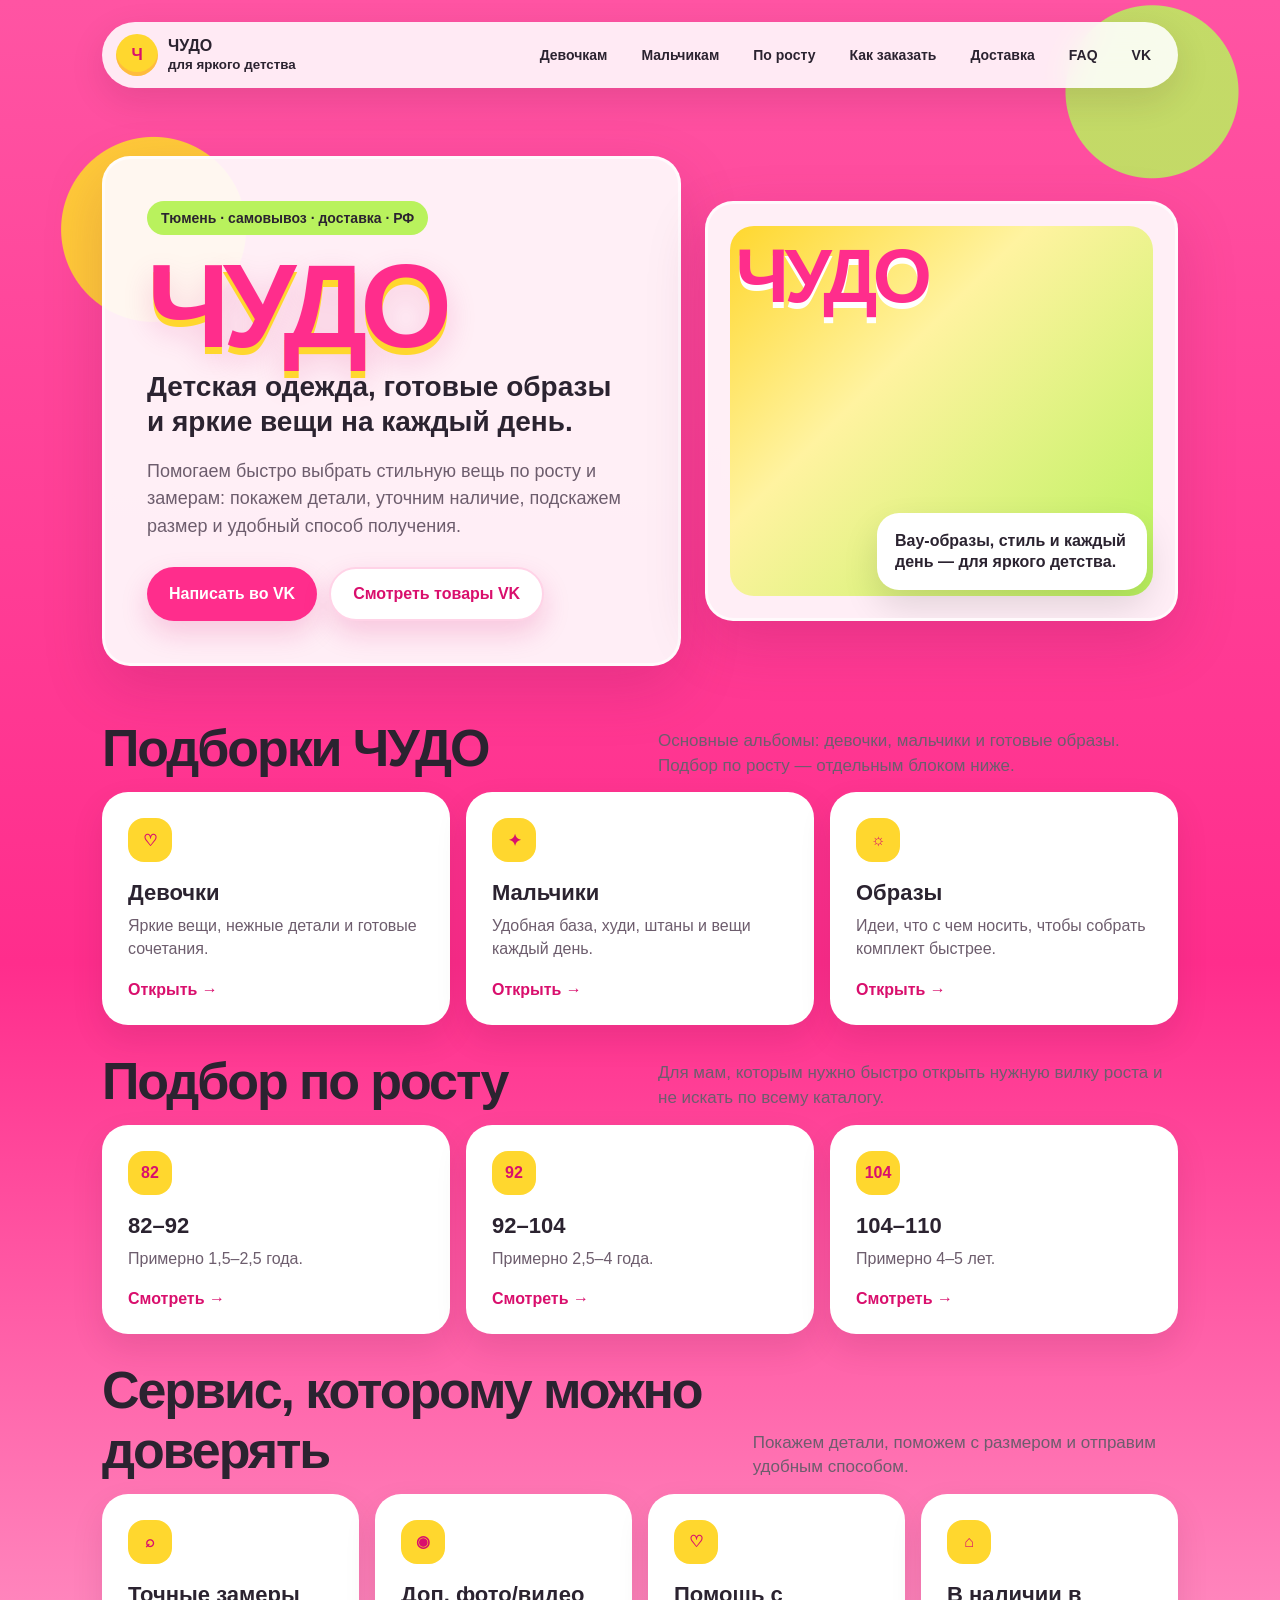
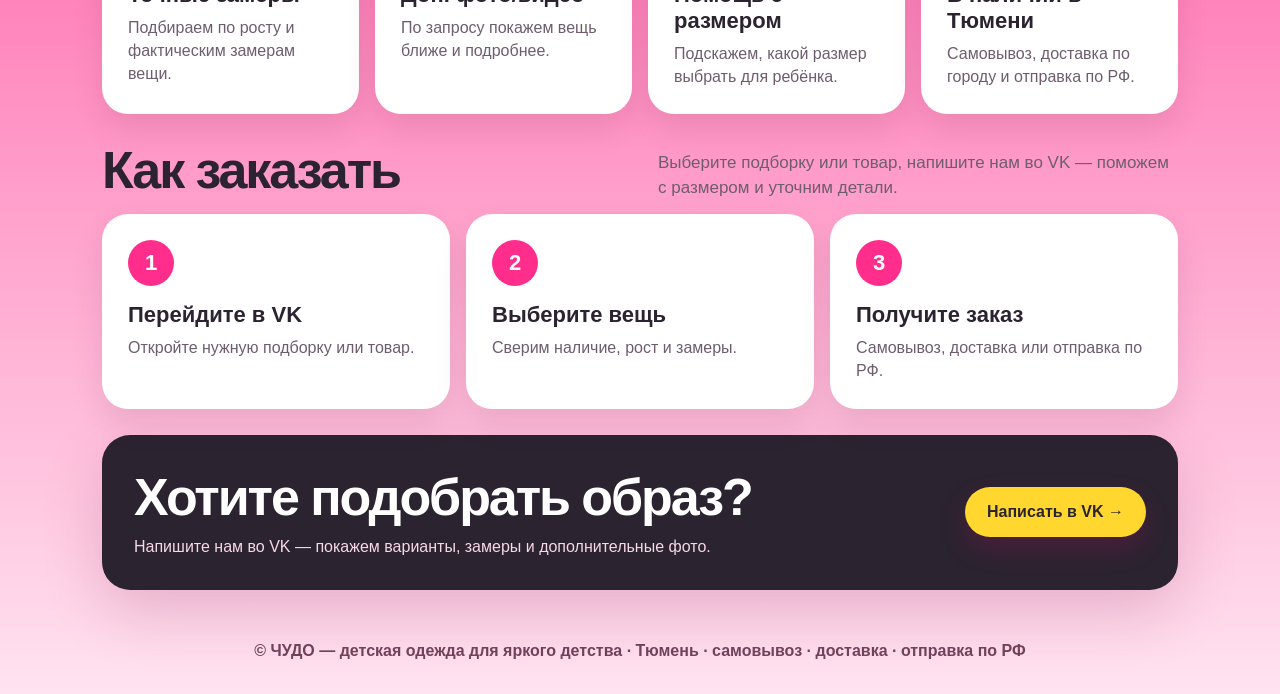
<file: index.html>
<!doctype html>
<html lang="ru">
<head>
  <meta charset="utf-8">
  <meta name="viewport" content="width=device-width, initial-scale=1">
  <title>ЧУДО | детская одежда для яркого детства</title>
  <meta name="description" content="ЧУДО — детская одежда и готовые образы для яркого детства. Тюмень, самовывоз, доставка и отправка по РФ.">
  <style>
    :root{
      --pink:#ff2d8c;
      --pink-dark:#d90f6d;
      --yellow:#ffd72e;
      --lime:#b9f25d;
      --ink:#2b2330;
      --muted:#6d5d6d;
      --card:#fffafc;
      --white:#ffffff;
      --shadow:0 22px 60px rgba(119,18,71,.18);
      --radius:28px;
    }
    *{box-sizing:border-box}
    html{scroll-behavior:smooth}
    body{
      margin:0;
      font-family:Arial, Helvetica, sans-serif;
      color:var(--ink);
      background:
        radial-gradient(circle at 12% 10%, rgba(255,215,46,.9) 0 92px, transparent 93px),
        radial-gradient(circle at 90% 4%, rgba(185,242,93,.85) 0 86px, transparent 87px),
        linear-gradient(180deg,#ff54a3 0%, #ff2d8c 42%, #ffe3f0 100%);
    }
    a{color:inherit}
    .wrap{max-width:1120px;margin:0 auto;padding:22px}
    .nav{
      display:flex;align-items:center;justify-content:space-between;gap:14px;
      position:sticky;top:0;z-index:10;margin:0 auto 18px;padding:12px 14px;
      background:rgba(255,255,255,.88);backdrop-filter:blur(14px);border-radius:999px;box-shadow:0 12px 35px rgba(55,17,36,.12)
    }
    .brand{display:flex;align-items:center;gap:10px;font-weight:900;text-decoration:none;white-space:nowrap}
    .brand-mark{display:grid;place-items:center;width:42px;height:42px;border-radius:50%;background:var(--yellow);color:var(--pink-dark);font-weight:900;box-shadow:inset 0 -4px rgba(255,45,140,.16)}
    .nav-links{display:flex;gap:8px;flex-wrap:wrap;justify-content:flex-end}
    .nav-links a{padding:10px 13px;border-radius:999px;text-decoration:none;font-size:14px;font-weight:800;color:var(--ink)}
    .nav-links a:hover{background:#ffe3f0}
    .hero{display:grid;grid-template-columns:1.1fr .9fr;gap:24px;align-items:center;padding:42px 0 26px}
    .panel{background:rgba(255,250,252,.94);border:3px solid rgba(255,255,255,.72);border-radius:var(--radius);box-shadow:var(--shadow)}
    .hero-copy{padding:42px}
    .kicker{display:inline-flex;align-items:center;gap:8px;padding:9px 14px;border-radius:999px;background:var(--lime);font-weight:900;font-size:14px}
    h1{margin:22px 0 14px;font-size:clamp(58px,11vw,118px);line-height:.84;letter-spacing:-.06em;color:var(--pink);text-shadow:0 7px 0 var(--yellow), 0 12px 30px rgba(217,15,109,.2)}
    .lead{font-size:clamp(19px,2.5vw,28px);line-height:1.24;margin:0 0 18px;font-weight:900}
    .sub{font-size:18px;line-height:1.55;color:var(--muted);margin:0 0 26px;max-width:620px}
    .actions{display:flex;gap:12px;flex-wrap:wrap}
    .btn{display:inline-flex;align-items:center;justify-content:center;gap:8px;padding:16px 22px;border-radius:999px;text-decoration:none;font-weight:900;border:0;box-shadow:0 12px 28px rgba(217,15,109,.18)}
    .btn.primary{background:var(--pink);color:white}.btn.secondary{background:white;color:var(--pink-dark);border:2px solid #ffd3e7}
    .hero-card{padding:28px;min-height:420px;display:flex;flex-direction:column;justify-content:space-between;overflow:hidden;position:relative}
    .hero-card:before{content:"";position:absolute;inset:22px;border-radius:24px;background:linear-gradient(135deg,var(--yellow),#fff3a0 38%,var(--lime));z-index:0}
    .hero-logo,.hero-note{position:relative;z-index:1}.hero-logo{font-size:76px;font-weight:900;color:var(--pink);text-shadow:0 6px 0 white;letter-spacing:-.06em}.hero-note{align-self:flex-end;max-width:270px;background:white;padding:18px;border-radius:22px;font-weight:900;line-height:1.28;box-shadow:0 16px 36px rgba(0,0,0,.12)}
    section{margin:26px 0}.section-head{display:flex;align-items:end;justify-content:space-between;gap:18px;margin:0 0 14px}h2{font-size:clamp(30px,5vw,52px);margin:0;letter-spacing:-.04em}.section-head p{margin:0;color:var(--muted);font-size:17px;max-width:520px;line-height:1.45}
    .grid{display:grid;grid-template-columns:repeat(3,1fr);gap:16px}.grid.four{grid-template-columns:repeat(4,1fr)}
    .tile{display:flex;flex-direction:column;min-height:186px;padding:24px;border-radius:26px;background:var(--white);text-decoration:none;box-shadow:0 14px 32px rgba(74,20,47,.11);border:2px solid rgba(255,255,255,.72)}
    .tile:hover{transform:translateY(-2px)}.icon{width:44px;height:44px;border-radius:16px;background:var(--yellow);display:grid;place-items:center;font-weight:900;color:var(--pink-dark);margin-bottom:18px}.tile h3{font-size:22px;margin:0 0 8px}.tile p{margin:0;color:var(--muted);line-height:1.45}.tile .arrow{margin-top:auto;padding-top:20px;font-weight:900;color:var(--pink-dark)}
    .steps{display:grid;grid-template-columns:repeat(3,1fr);gap:16px}.step{padding:26px;border-radius:26px;background:#fff;box-shadow:0 14px 32px rgba(74,20,47,.11)}.num{display:grid;place-items:center;width:46px;height:46px;border-radius:50%;background:var(--pink);color:white;font-weight:900;font-size:22px;margin-bottom:16px}.step h3{margin:0 0 8px;font-size:22px}.step p{margin:0;color:var(--muted);line-height:1.45}
    .cta{display:flex;align-items:center;justify-content:space-between;gap:20px;padding:32px;background:var(--ink);color:white;border-radius:var(--radius);box-shadow:var(--shadow)}.cta h2{color:white}.cta p{margin:8px 0 0;color:#f7d8e6;line-height:1.45}.cta .btn{background:var(--yellow);color:var(--ink);white-space:nowrap}
    footer{padding:26px 0 12px;text-align:center;color:#70415a;font-weight:700}
    @media (max-width:860px){.nav{align-items:flex-start;border-radius:24px}.nav-links{display:none}.hero{grid-template-columns:1fr;padding-top:14px}.hero-copy{padding:30px}.hero-card{min-height:270px}.grid,.grid.four,.steps{grid-template-columns:1fr}.section-head{display:block}.section-head p{margin-top:8px}.cta{display:block}.cta .btn{margin-top:18px}}
  </style>
</head>
<body>
  <div class="wrap">
    <nav class="nav" aria-label="Навигация">
      <a class="brand" href="#top"><span class="brand-mark">Ч</span><span>ЧУДО<br><small>для яркого детства</small></span></a>
      <div class="nav-links">
        <a href="https://vk.com/market-197611938?ref_source=community_goods&screen=group&section=album_1&traffic_source=link">Девочкам</a>
        <a href="https://vk.com/market-197611938?ref_source=community_goods&screen=group&section=album_2&traffic_source=link">Мальчикам</a>
        <a href="#height">По росту</a>
        <a href="https://vk.com/%40chudo_tmn72-kak-oformit-zakaz-chudo">Как заказать</a>
        <a href="https://vk.com/%40chudo_tmn72-dostavka-chudo">Доставка</a>
        <a href="https://vk.com/%40chudo_tmn72-chastye-voprosy-chudo">FAQ</a>
        <a href="https://vk.com/chudo_tmn72">VK</a>
      </div>
    </nav>

    <main id="top">
      <section class="hero">
        <div class="panel hero-copy">
          <span class="kicker">Тюмень · самовывоз · доставка · РФ</span>
          <h1>ЧУДО</h1>
          <p class="lead">Детская одежда, готовые образы и яркие вещи на каждый день.</p>
          <p class="sub">Помогаем быстро выбрать стильную вещь по росту и замерам: покажем детали, уточним наличие, подскажем размер и удобный способ получения.</p>
          <div class="actions">
            <a class="btn primary" href="https://vk.com/chudo_tmn72">Написать во VK</a>
            <a class="btn secondary" href="https://vk.com/market-197611938">Смотреть товары VK</a>
          </div>
        </div>
        <div class="panel hero-card" aria-label="Логотип ЧУДО">
          <div class="hero-logo">ЧУДО</div>
          <div class="hero-note">Вау-образы, стиль и каждый день — для яркого детства.</div>
        </div>
      </section>

      <section id="collections">
        <div class="section-head">
          <h2>Подборки ЧУДО</h2>
          <p>Основные альбомы: девочки, мальчики и готовые образы. Подбор по росту — отдельным блоком ниже.</p>
        </div>
        <div class="grid">
          <a class="tile" href="https://vk.com/market-197611938?ref_source=community_goods&screen=group&section=album_1&traffic_source=link"><span class="icon">♡</span><h3>Девочки</h3><p>Яркие вещи, нежные детали и готовые сочетания.</p><span class="arrow">Открыть →</span></a>
          <a class="tile" href="https://vk.com/market-197611938?ref_source=community_goods&screen=group&section=album_2&traffic_source=link"><span class="icon">✦</span><h3>Мальчики</h3><p>Удобная база, худи, штаны и вещи каждый день.</p><span class="arrow">Открыть →</span></a>
          <a class="tile" href="https://vk.com/%40chudo_tmn72-navigaciya-chudo"><span class="icon">☼</span><h3>Образы</h3><p>Идеи, что с чем носить, чтобы собрать комплект быстрее.</p><span class="arrow">Открыть →</span></a>
        </div>
      </section>

      <section id="height">
        <div class="section-head">
          <h2>Подбор по росту</h2>
          <p>Для мам, которым нужно быстро открыть нужную вилку роста и не искать по всему каталогу.</p>
        </div>
        <div class="grid">
          <a class="tile" href="https://vk.com/market-197611938?ref_source=community_goods&screen=group&section=album_14&traffic_source=link"><span class="icon">82</span><h3>82–92</h3><p>Примерно 1,5–2,5 года.</p><span class="arrow">Смотреть →</span></a>
          <a class="tile" href="https://vk.com/market-197611938?ref_source=community_goods&screen=group&section=album_15&traffic_source=link"><span class="icon">92</span><h3>92–104</h3><p>Примерно 2,5–4 года.</p><span class="arrow">Смотреть →</span></a>
          <a class="tile" href="https://vk.com/market-197611938?section=album_17"><span class="icon">104</span><h3>104–110</h3><p>Примерно 4–5 лет.</p><span class="arrow">Смотреть →</span></a>
        </div>
      </section>

      <section id="service">
        <div class="section-head">
          <h2>Сервис, которому можно доверять</h2>
          <p>Покажем детали, поможем с размером и отправим удобным способом.</p>
        </div>
        <div class="grid four">
          <a class="tile" href="https://vk.com/%40chudo_tmn72-kak-vybrat-razmer-chudo"><span class="icon">⌕</span><h3>Точные замеры</h3><p>Подбираем по росту и фактическим замерам вещи.</p></a>
          <a class="tile" href="https://vk.com/%40chudo_tmn72-chastye-voprosy-chudo"><span class="icon">◉</span><h3>Доп. фото/видео</h3><p>По запросу покажем вещь ближе и подробнее.</p></a>
          <a class="tile" href="https://vk.com/%40chudo_tmn72-kak-vybrat-razmer-chudo"><span class="icon">♡</span><h3>Помощь с размером</h3><p>Подскажем, какой размер выбрать для ребёнка.</p></a>
          <a class="tile" href="https://vk.com/%40chudo_tmn72-dostavka-chudo"><span class="icon">⌂</span><h3>В наличии в Тюмени</h3><p>Самовывоз, доставка по городу и отправка по РФ.</p></a>
        </div>
      </section>

      <section id="order">
        <div class="section-head">
          <h2>Как заказать</h2>
          <p>Выберите подборку или товар, напишите нам во VK — поможем с размером и уточним детали.</p>
        </div>
        <div class="steps">
          <div class="step"><div class="num">1</div><h3>Перейдите в VK</h3><p>Откройте нужную подборку или товар.</p></div>
          <div class="step"><div class="num">2</div><h3>Выберите вещь</h3><p>Сверим наличие, рост и замеры.</p></div>
          <div class="step"><div class="num">3</div><h3>Получите заказ</h3><p>Самовывоз, доставка или отправка по РФ.</p></div>
        </div>
      </section>

      <section class="cta">
        <div>
          <h2>Хотите подобрать образ?</h2>
          <p>Напишите нам во VK — покажем варианты, замеры и дополнительные фото.</p>
        </div>
        <a class="btn" href="https://vk.com/chudo_tmn72">Написать в VK →</a>
      </section>
    </main>
    <footer>© ЧУДО — детская одежда для яркого детства · Тюмень · самовывоз · доставка · отправка по РФ</footer>
  </div>
</body>
</html>
<!-- polished-landing-20260704 -->
</file>
